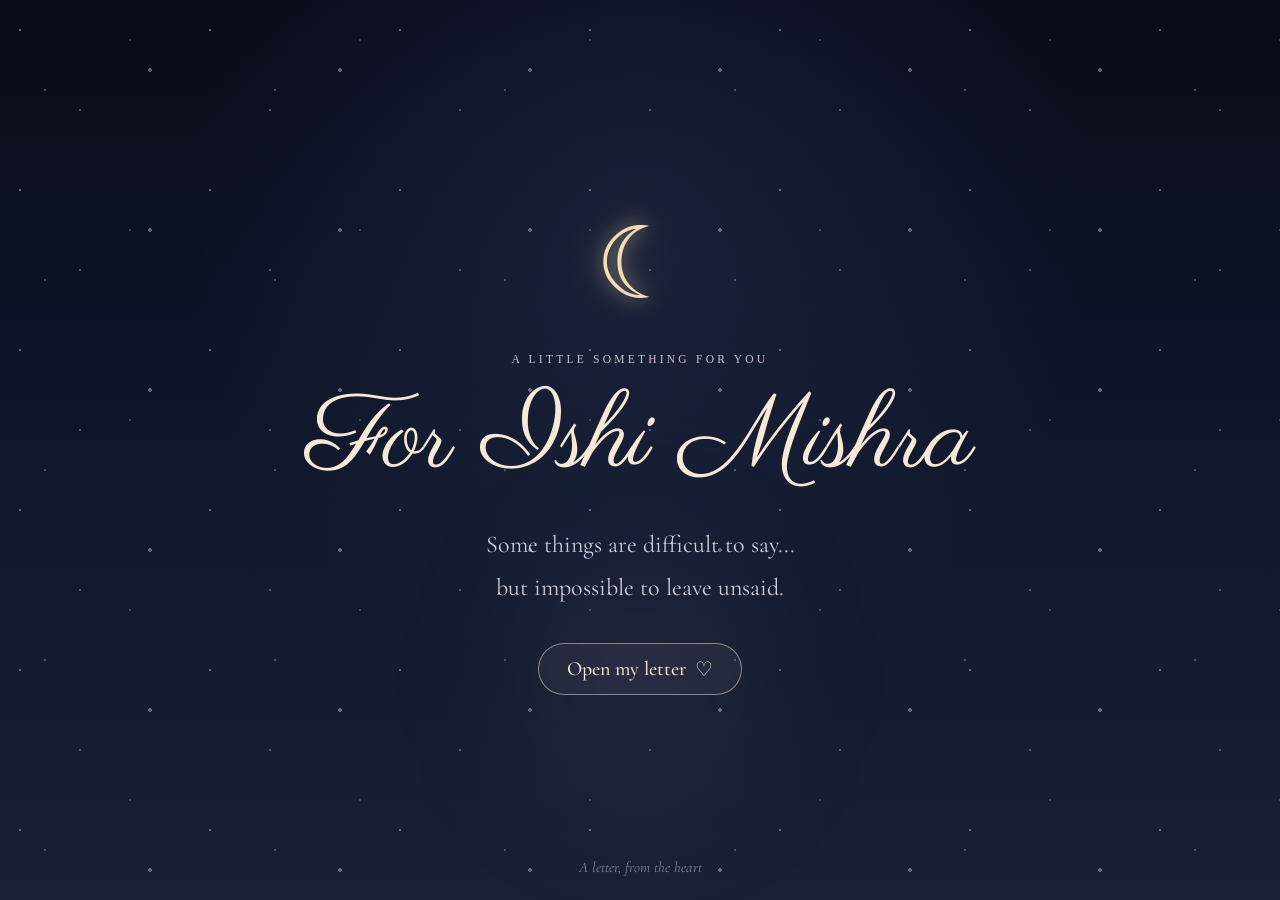
<file: index.html>
<!DOCTYPE html>
<html lang="en">
<head>
    <meta charset="UTF-8">
    <meta name="viewport" content="width=device-width, initial-scale=1">
    <meta name="theme-color" content="#090d1c">
    <meta name="description" content="A heartfelt letter for Ishi.">
    <title>For Ishi ♡</title>
    <link rel="stylesheet" href="style.css">
</head>
<body>
    <div class="stars" aria-hidden="true"></div>

    <main>
        <section class="intro" aria-labelledby="page-title">
            <div class="moon" aria-hidden="true">☾</div>
            <p class="eyebrow">A little something for you</p>
            <h1 id="page-title">For Ishi Mishra</h1>
            <p class="message">
                Some things are difficult to say...<br>
                but impossible to leave unsaid.
            </p>
            <button
                class="button"
                id="open-letter"
                type="button"
                aria-expanded="false"
                aria-controls="letter"
            >
                Open my letter <span aria-hidden="true">♡</span>
            </button>
            <span class="scroll-hint" aria-hidden="true">A letter, from the heart</span>
        </section>

        <section class="letter" id="letter" aria-labelledby="letter-title" hidden>
            <div class="letter-card">
                <p class="eyebrow">Written with all my heart</p>
                <h2 id="letter-title">Dear Ishi,</h2>

                <p>
                    I don't really know how to begin this, or whether I even
                    deserve to write this to you, but there are some things
                    sitting in my heart that I think you deserve to hear.
                </p>

                <p>
                    I'm genuinely sorry for everything that went wrong. For my
                    words, my actions, and for the moments when I made you feel
                    something you never deserved.
                </p>

                <p>
                    I know an apology cannot erase everything, and I know trust
                    isn't something that can be rebuilt overnight.
                </p>

                <p>
                    Abhi turant toh nahi... but agar tum mujhe thoda time dedi
                    na, toh shayad main jaisa ban kar rehna chahta hoon tumhari
                    life mein, vaisa ban jaunga.
                </p>

                <p>
                    Someone who brings peace instead of confusion. Someone who
                    understands instead of hurting. Someone who knows how to
                    value your presence.
                </p>

                <p>
                    I'm not asking you to forget anything. I just wish I could
                    have a little time to show you that I can do better.
                </p>

                <h3>I'm truly sorry, Ishi. <span aria-hidden="true">♡</span></h3>

                <a class="button button-link" href="song.html">
                    One last thing... <span aria-hidden="true">♪</span>
                </a>
            </div>
        </section>
    </main>

    <script>
        const openButton = document.getElementById("open-letter");
        const letter = document.getElementById("letter");

        openButton.addEventListener("click", () => {
            letter.hidden = false;
            openButton.setAttribute("aria-expanded", "true");
            letter.scrollIntoView({ behavior: "smooth", block: "start" });
        });
    </script>
</body>
</html>
</file>
<file: style.css>
@import url('https://fonts.googleapis.com/css2?family=Cormorant+Garamond:wght@400;500;600;700&family=Parisienne&display=swap');

:root {
    color-scheme: dark;
    --night: #090d1c;
    --ink: #f5eee7;
    --muted: #c5c1d0;
    --gold: #f1dcb7;
    --line: rgba(241, 220, 183, 0.3);
}

* {
    box-sizing: border-box;
    margin: 0;
    padding: 0;
}

html {
    scroll-behavior: smooth;
}

body {
    min-height: 100vh;
    overflow-x: hidden;
    background:
        radial-gradient(ellipse at 50% 25%, rgba(52, 62, 101, 0.35), transparent 50%),
        linear-gradient(180deg, #080b19 0%, #11182b 55%, #1a2035 100%);
    color: var(--ink);
    font-family: 'Cormorant Garamond', Georgia, serif;
}

body::before,
.stars::before,
.stars::after {
    position: fixed;
    inset: 0;
    z-index: -1;
    content: "";
    pointer-events: none;
}

body::before {
    background-image:
        radial-gradient(1px 1px at 20px 30px, #fff 98%, transparent),
        radial-gradient(1px 1px at 80px 110px, #c8d3ff 98%, transparent),
        radial-gradient(2px 2px at 150px 70px, #fff 98%, transparent);
    background-size: 190px 160px;
    opacity: 0.36;
}

.stars::before {
    background-image:
        radial-gradient(1px 1px at 45px 90px, #fff 98%, transparent),
        radial-gradient(1px 1px at 130px 40px, #e4d8ff 98%, transparent);
    background-size: 230px 190px;
    opacity: 0.26;
    animation: drift 90s linear infinite;
}

.stars::after {
    inset: auto auto 12% 50%;
    z-index: 0;
    width: 220px;
    height: 220px;
    border-radius: 50%;
    background: rgba(189, 170, 223, 0.08);
    filter: blur(80px);
    transform: translateX(-50%);
}

.intro {
    position: relative;
    display: flex;
    min-height: 100svh;
    flex-direction: column;
    align-items: center;
    justify-content: center;
    padding: 48px 24px;
    text-align: center;
}

.moon,
.song-moon {
    color: var(--gold);
    text-shadow: 0 0 20px rgba(244, 222, 177, 0.7), 0 0 60px rgba(244, 222, 177, 0.3);
}

.moon {
    margin-bottom: 22px;
    font-size: clamp(72px, 12vw, 100px);
    animation: moon-glow 4s ease-in-out infinite alternate;
}

.eyebrow,
.song-label {
    color: #c9c1d1;
    font-family: Georgia, serif;
    font-size: 0.72rem;
    letter-spacing: 0.28em;
    line-height: 1.8;
    text-transform: uppercase;
}

h1,
.letter h2,
.letter h3,
.song-page h1,
.song-ending {
    font-family: 'Parisienne', cursive;
    font-weight: 400;
}

.intro h1 {
    margin: 12px 0;
    color: #f7e9d8;
    font-size: clamp(58px, 11vw, 104px);
    line-height: 1.15;
}

.message {
    margin: 10px 0 34px;
    color: #d0cdda;
    font-size: clamp(19px, 3vw, 24px);
    line-height: 1.8;
}

.button {
    display: inline-flex;
    min-height: 52px;
    align-items: center;
    justify-content: center;
    gap: 9px;
    padding: 12px 28px;
    border: 1px solid rgba(244, 224, 191, 0.52);
    border-radius: 999px;
    background: rgba(255, 255, 255, 0.045);
    color: #f4e7d3;
    font: 500 20px 'Cormorant Garamond', Georgia, serif;
    text-decoration: none;
    cursor: pointer;
    transition: background 250ms ease, color 250ms ease, transform 250ms ease, box-shadow 250ms ease;
}

.button:hover,
.button:focus-visible {
    transform: translateY(-2px);
    background: var(--gold);
    color: #11182b;
    box-shadow: 0 0 26px rgba(231, 213, 181, 0.25);
}

.button:focus-visible,
.back-button:focus-visible {
    outline: 2px solid #fff;
    outline-offset: 4px;
}

.scroll-hint {
    position: absolute;
    bottom: 24px;
    color: rgba(226, 220, 233, 0.55);
    font-size: 15px;
    font-style: italic;
}

.letter {
    max-width: 820px;
    margin: 0 auto;
    padding: 24px 24px 100px;
    scroll-margin-top: 24px;
}

.letter[hidden] {
    display: none;
}

.letter-card {
    padding: clamp(28px, 6vw, 64px);
    border: 1px solid rgba(241, 220, 183, 0.15);
    border-radius: 22px;
    background: rgba(10, 14, 29, 0.56);
    box-shadow: 0 24px 90px rgba(0, 0, 0, 0.2);
    backdrop-filter: blur(8px);
    animation: fade-in 900ms ease both;
}

.letter h2 {
    margin: 14px 0 28px;
    color: var(--gold);
    font-size: clamp(44px, 8vw, 60px);
}

.letter p {
    margin-bottom: 22px;
    color: #e2dce7;
    font-size: clamp(19px, 3vw, 23px);
    line-height: 1.85;
}

.letter h3 {
    margin: 38px 0 24px;
    color: var(--gold);
    font-size: clamp(32px, 6vw, 42px);
}

.button-link {
    margin-top: 4px;
}

.song-page {
    display: flex;
    min-height: 100svh;
    flex-direction: column;
    align-items: center;
    padding: 64px 24px 80px;
    text-align: center;
}

.song-moon {
    margin-bottom: 12px;
    font-size: 76px;
}

.song-page h1 {
    margin-top: 8px;
    color: #f3dfc0;
    font-size: clamp(60px, 11vw, 88px);
    line-height: 1.2;
}

.song-subtitle {
    margin: 8px 0 28px;
    color: #c5c3d1;
    font-size: clamp(18px, 3vw, 21px);
}

.audio-card {
    width: min(100%, 560px);
    margin: 0 0 48px;
    padding: 20px;
    border: 1px solid var(--line);
    border-radius: 18px;
    background: rgba(255, 255, 255, 0.045);
}

.audio-title {
    margin-bottom: 12px;
    color: var(--gold);
    font-size: 18px;
}

audio {
    display: block;
    width: 100%;
    height: 44px;
}

.audio-note {
    margin-top: 10px;
    color: #bdb9c9;
    font-size: 15px;
}

.lyrics {
    width: min(100%, 650px);
}

.lyrics p {
    margin-bottom: 38px;
    color: #e8e2ec;
    font-size: clamp(20px, 3.5vw, 24px);
    line-height: 2;
}

.lyrics .chorus {
    color: #f1d7b5;
    font-size: clamp(22px, 3.8vw, 27px);
}

.song-ending {
    margin: 8px 0 30px;
    color: #d9c3e6;
    font-size: 30px;
}

.back-button {
    display: inline-block;
    padding: 12px 24px;
    border: 1px solid rgba(243, 223, 192, 0.4);
    border-radius: 40px;
    color: #f3dfc0;
    text-decoration: none;
    transition: background 250ms ease, color 250ms ease;
}

.back-button:hover {
    background: #f3dfc0;
    color: #10182d;
}

@keyframes fade-in {
    from { opacity: 0; transform: translateY(18px); }
    to { opacity: 1; transform: translateY(0); }
}

@keyframes moon-glow {
    from { filter: brightness(0.9); }
    to { filter: brightness(1.15); }
}

@keyframes drift {
    from { transform: translateY(0); }
    to { transform: translateY(-160px); }
}

@media (max-width: 600px) {
    .letter {
        padding: 12px 16px 64px;
    }

    .letter-card {
        border-radius: 16px;
    }

    .song-page {
        padding-top: 44px;
    }

    .audio-card {
        padding: 16px;
        margin-bottom: 38px;
    }
}

@media (prefers-reduced-motion: reduce) {
    *,
    *::before,
    *::after {
        scroll-behavior: auto !important;
        animation-duration: 0.01ms !important;
        animation-iteration-count: 1 !important;
        transition-duration: 0.01ms !important;
    }
}
</file>
